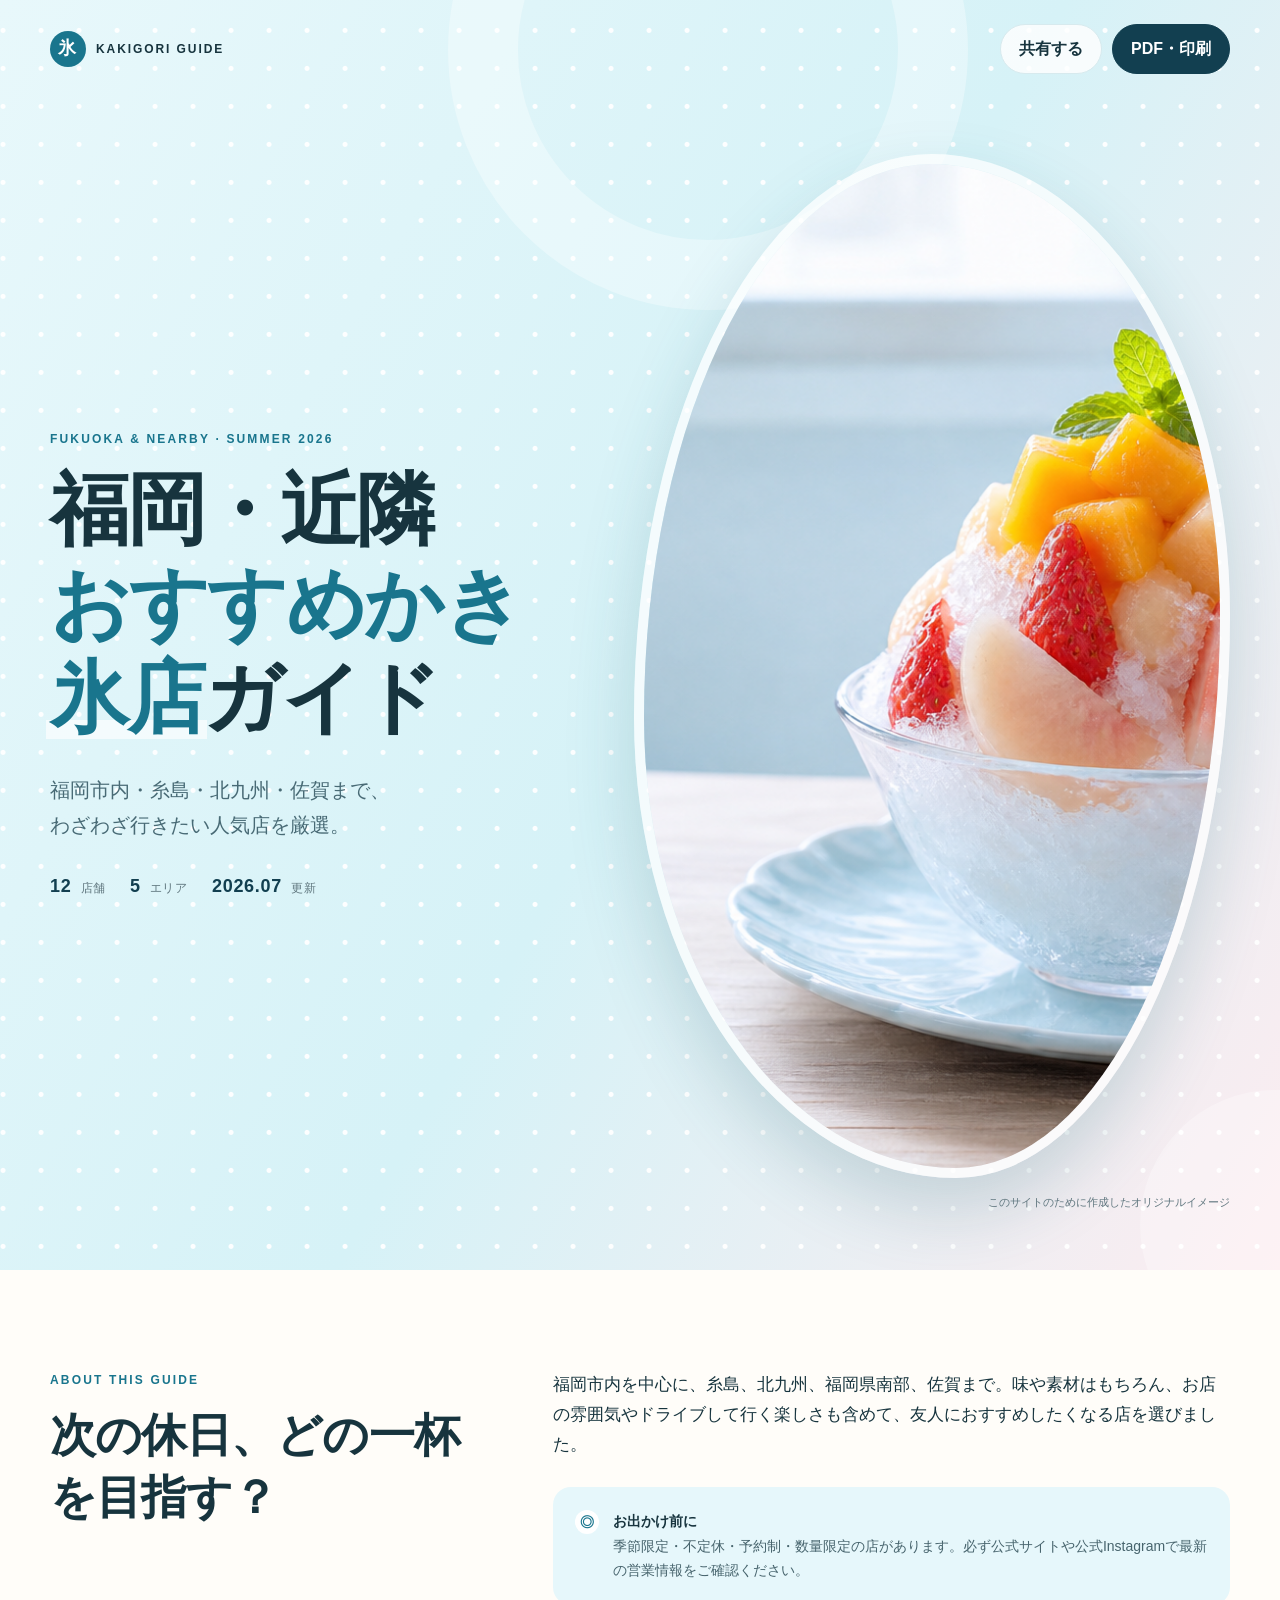
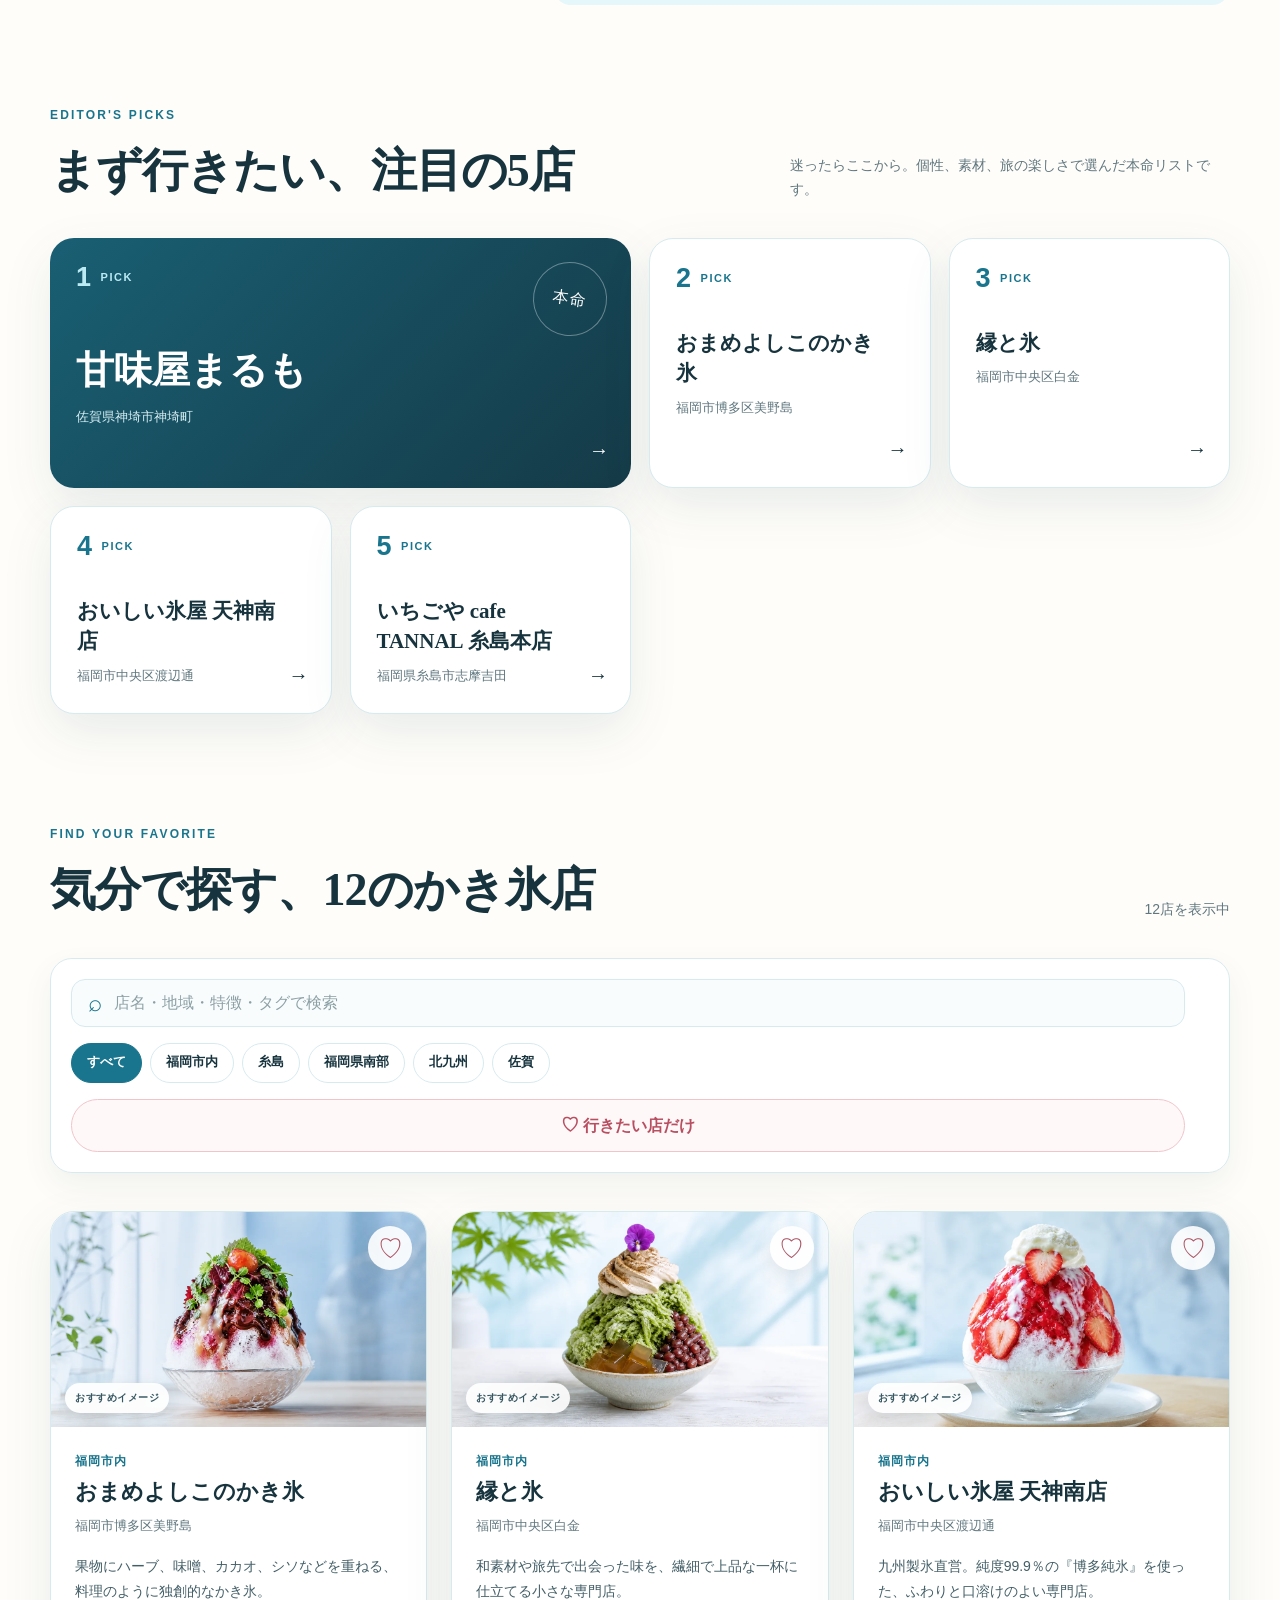
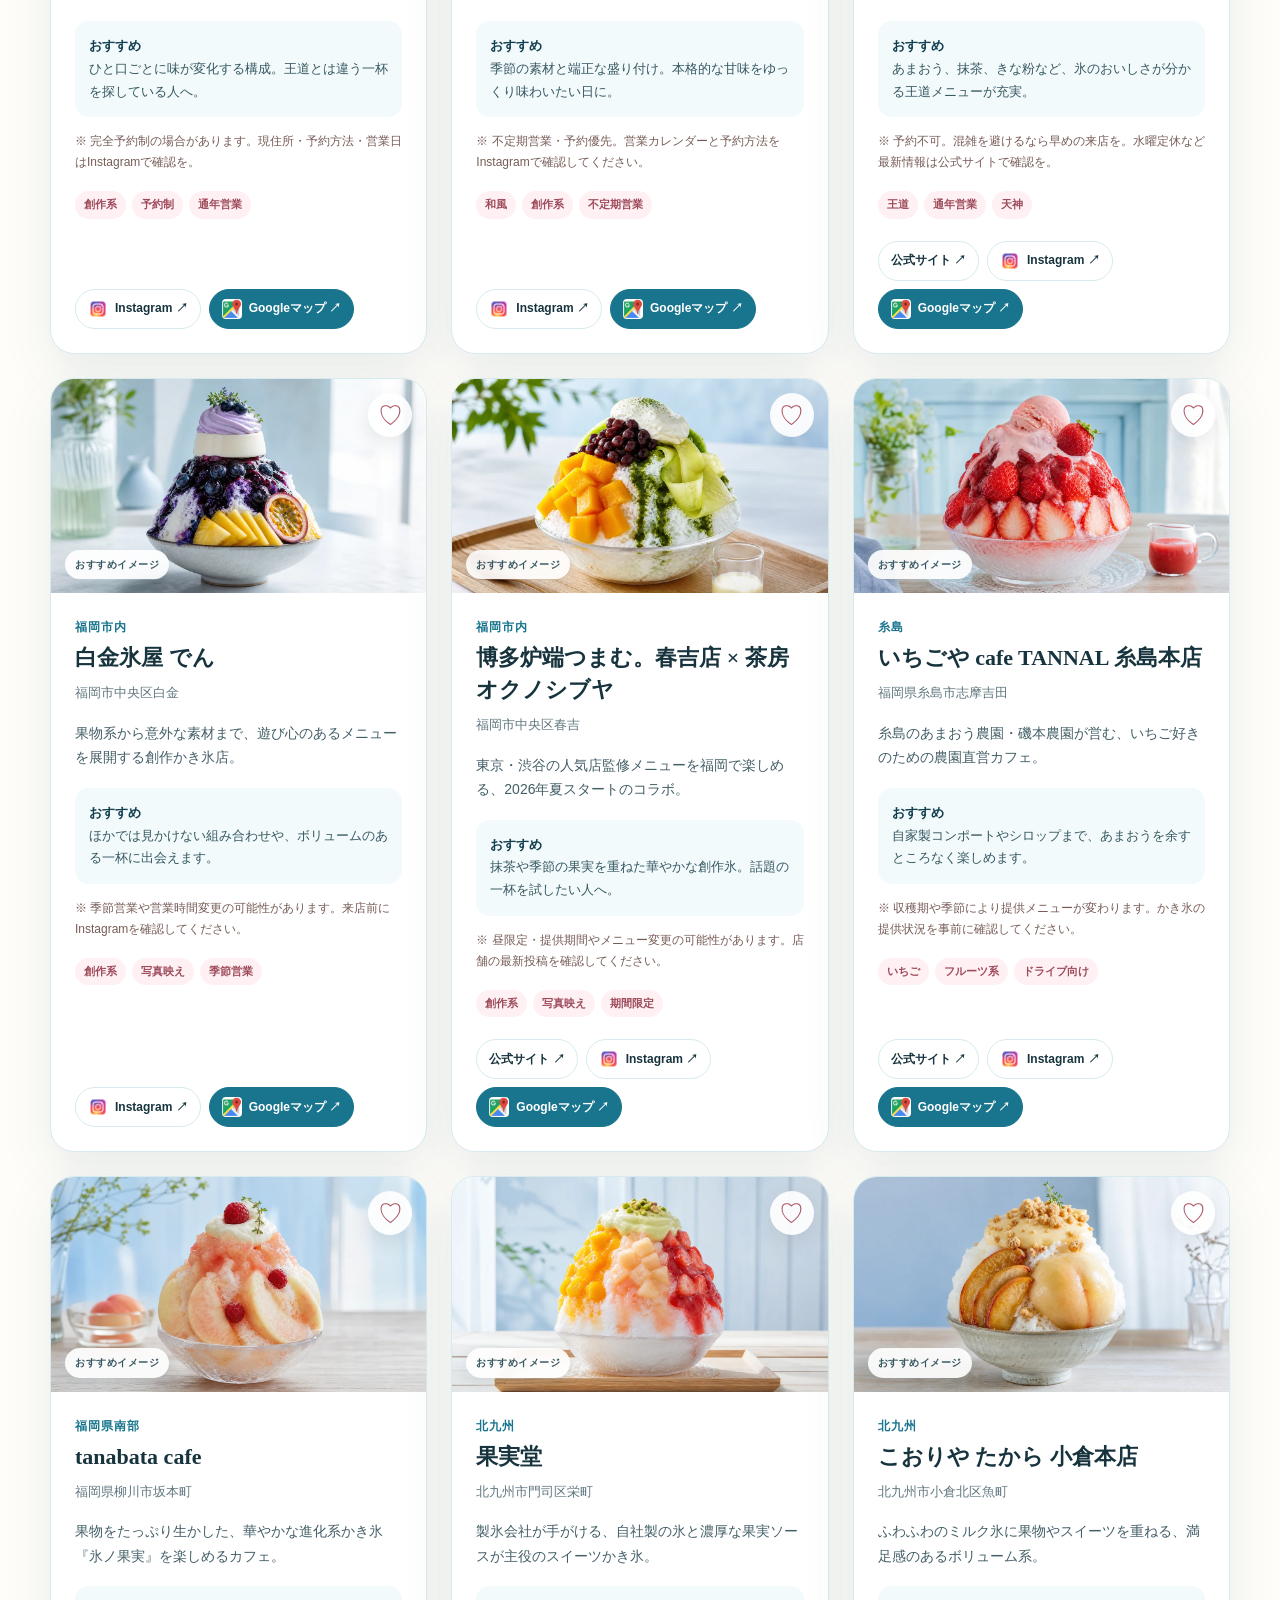
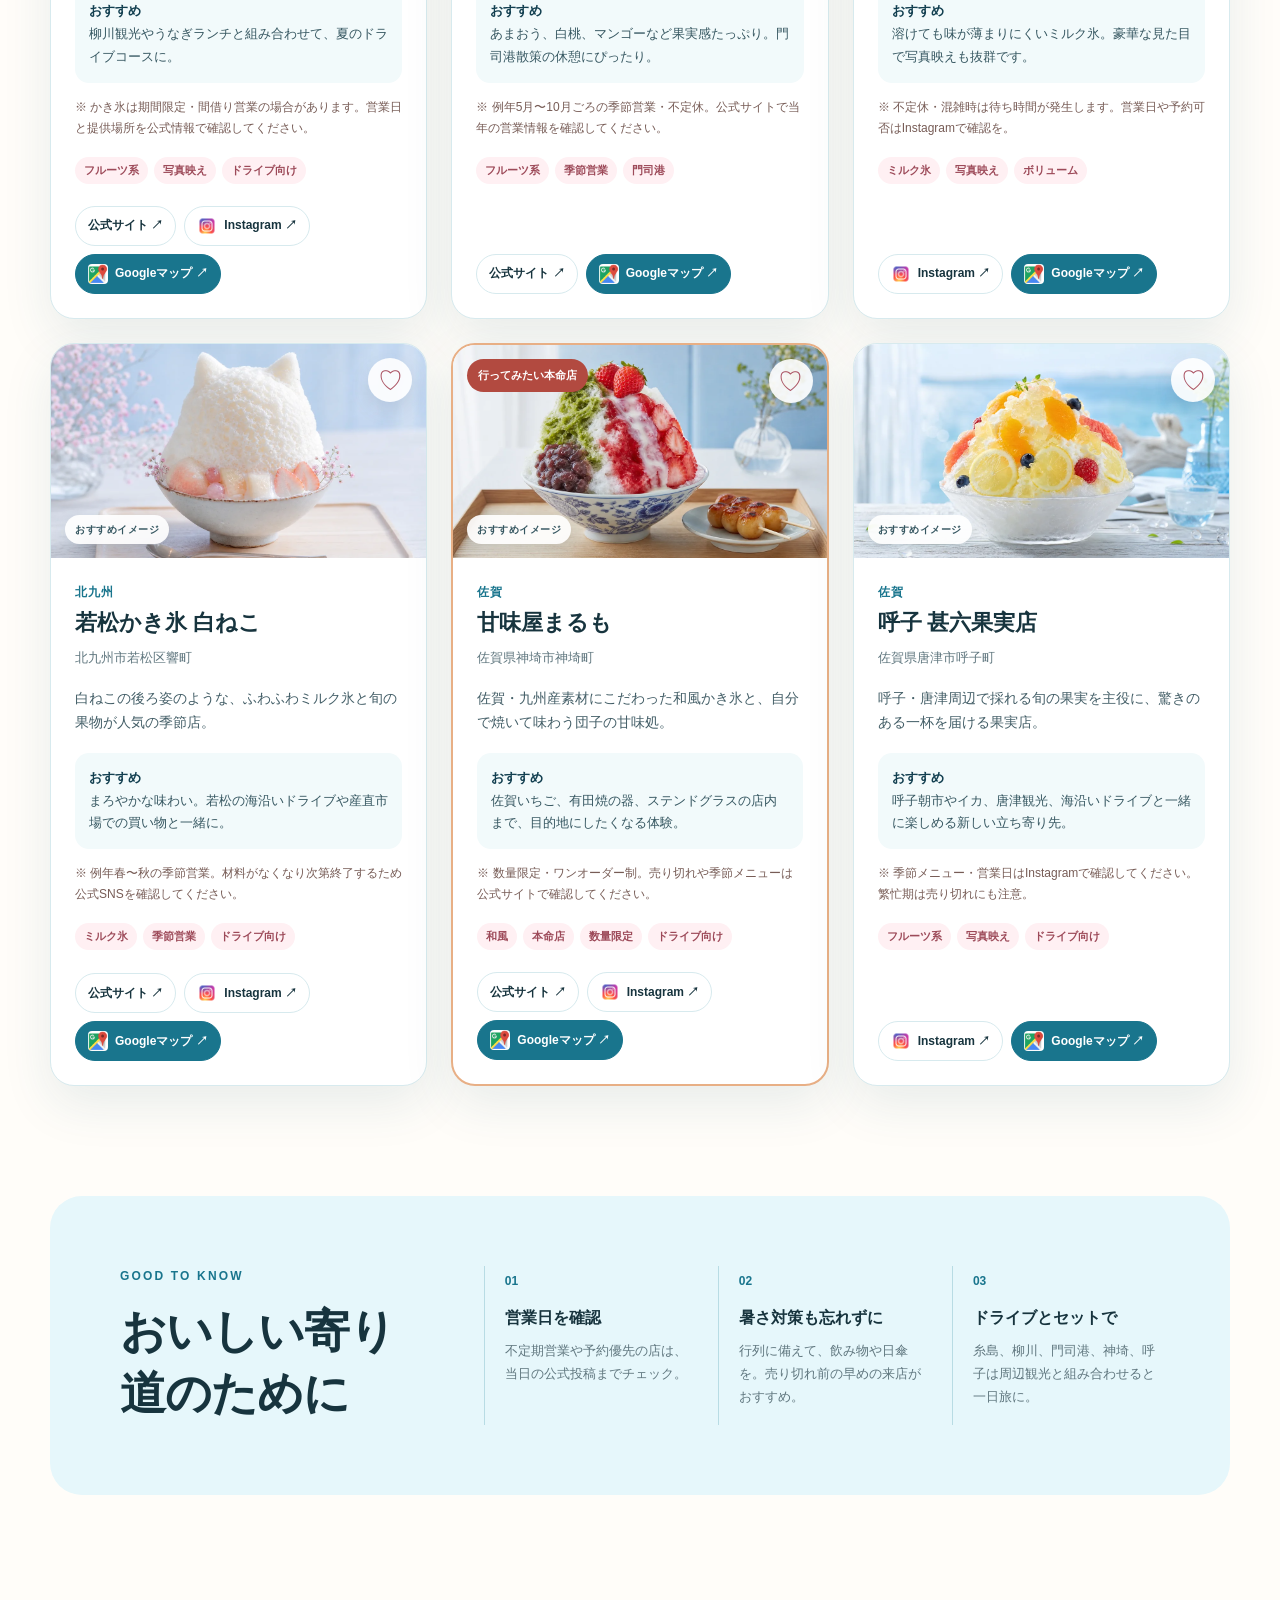
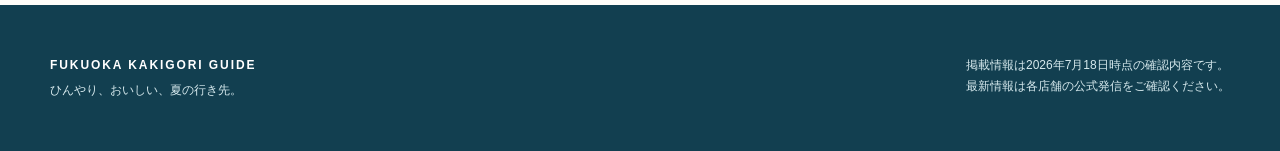
<file: fukuoka_kakigori_guide.html>
<!doctype html>
<html lang="ja">
<head>
  <meta charset="utf-8">
  <meta name="viewport" content="width=device-width, initial-scale=1">
  <meta name="theme-color" content="#dff5fb">
  <meta name="description" content="福岡市内・糸島・北九州・佐賀まで、わざわざ行きたい人気のかき氷店12店を紹介するガイドです。">
  <title>福岡・近隣 おすすめかき氷店ガイド</title>
  <link rel="stylesheet" href="style.css?v=7">
  <script src="data/shops.js" defer></script>
  <script src="script.js" defer></script>
</head>
<body>
  <a class="skip-link" href="#shop-list">店舗一覧へ移動</a>

  <header class="hero">
    <nav class="hero-nav shell" aria-label="ページ内メニュー">
      <a class="brand" href="#top" aria-label="ページトップへ"><span aria-hidden="true">氷</span> KAKIGORI GUIDE</a>
      <div class="hero-actions no-print">
        <button class="quiet-button" id="share-button" type="button">共有する</button>
        <button class="primary-button" id="print-button" type="button">PDF・印刷</button>
      </div>
    </nav>

    <div class="hero-grid shell" id="top">
      <div class="hero-copy">
        <p class="eyebrow">FUKUOKA &amp; NEARBY · SUMMER 2026</p>
        <h1>福岡・近隣<br><span>おすすめかき氷店</span>ガイド</h1>
        <p class="hero-lead">福岡市内・糸島・北九州・佐賀まで、<br class="desktop-only">わざわざ行きたい人気店を厳選。</p>
        <div class="hero-meta" aria-label="ガイドの概要">
          <span><b>12</b> 店舗</span><span><b>5</b> エリア</span><span><b>2026.07</b> 更新</span>
        </div>
      </div>
      <figure class="hero-visual">
        <img src="assets/images/kakigori-hero.png" alt="いちご、桃、マンゴーを飾った涼しげなかき氷" width="1536" height="1024">
        <figcaption>このサイトのために作成したオリジナルイメージ</figcaption>
      </figure>
    </div>
  </header>

  <main>
    <section class="intro shell" aria-labelledby="intro-title">
      <div>
        <p class="section-kicker">ABOUT THIS GUIDE</p>
        <h2 id="intro-title">次の休日、どの一杯を目指す？</h2>
      </div>
      <div class="intro-copy">
        <p>福岡市内を中心に、糸島、北九州、福岡県南部、佐賀まで。味や素材はもちろん、お店の雰囲気やドライブして行く楽しさも含めて、友人におすすめしたくなる店を選びました。</p>
        <p class="notice"><span aria-hidden="true">◎</span><b>お出かけ前に</b><br>季節限定・不定休・予約制・数量限定の店があります。必ず公式サイトや公式Instagramで最新の営業情報をご確認ください。</p>
      </div>
    </section>

    <section class="favorites-section shell" aria-labelledby="top-five-title">
      <div class="section-heading">
        <div><p class="section-kicker">EDITOR'S PICKS</p><h2 id="top-five-title">まず行きたい、注目の5店</h2></div>
        <p>迷ったらここから。個性、素材、旅の楽しさで選んだ本命リストです。</p>
      </div>
      <div class="top-five" id="top-five"></div>
    </section>

    <section class="guide shell" aria-labelledby="all-shops-title">
      <div class="section-heading">
        <div><p class="section-kicker">FIND YOUR FAVORITE</p><h2 id="all-shops-title">気分で探す、12のかき氷店</h2></div>
        <p id="results-status" role="status" aria-live="polite">12店を表示中</p>
      </div>

      <div class="controls no-print" aria-label="店舗の絞り込み">
        <label class="search-box" for="search-input">
          <span aria-hidden="true">⌕</span>
          <span class="sr-only">キーワード検索</span>
          <input id="search-input" type="search" placeholder="店名・地域・特徴・タグで検索" autocomplete="off">
        </label>
        <div class="filter-row" id="area-filters" role="group" aria-label="地域で絞り込む"></div>
        <button class="favorite-filter" id="favorite-filter" type="button" aria-pressed="false"><span aria-hidden="true">♡</span> 行きたい店だけ</button>
      </div>

      <div class="shop-grid" id="shop-list"></div>
      <div class="empty-state" id="empty-state" hidden>
        <span aria-hidden="true">🍧</span>
        <h3>条件に合うお店がありません</h3>
        <p>検索語や地域フィルターを変えてみてください。</p>
        <button class="quiet-button" id="reset-button" type="button">絞り込みをリセット</button>
      </div>
    </section>

    <section class="trip-note shell" aria-labelledby="trip-note-title">
      <div><p class="section-kicker">GOOD TO KNOW</p><h2 id="trip-note-title">おいしい寄り道のために</h2></div>
      <div class="note-grid">
        <article><span>01</span><h3>営業日を確認</h3><p>不定期営業や予約優先の店は、当日の公式投稿までチェック。</p></article>
        <article><span>02</span><h3>暑さ対策も忘れずに</h3><p>行列に備えて、飲み物や日傘を。売り切れ前の早めの来店がおすすめ。</p></article>
        <article><span>03</span><h3>ドライブとセットで</h3><p>糸島、柳川、門司港、神埼、呼子は周辺観光と組み合わせると一日旅に。</p></article>
      </div>
    </section>
  </main>

  <footer>
    <div class="shell footer-grid">
      <div><p class="footer-brand">FUKUOKA KAKIGORI GUIDE</p><p>ひんやり、おいしい、夏の行き先。</p></div>
      <p>掲載情報は2026年7月18日時点の確認内容です。<br>最新情報は各店舗の公式発信をご確認ください。</p>
    </div>
  </footer>

  <button class="to-top no-print" id="to-top" type="button" aria-label="ページ上部へ戻る">↑</button>
  <div class="toast no-print" id="toast" role="status" aria-live="polite"></div>
</body>
</html>
</file>
<file: style.css>
@charset "UTF-8";

:root {
  --ice: #e6f7fb;
  --ice-strong: #bce8f2;
  --blue: #19758d;
  --blue-dark: #123f50;
  --pink: #ef9ba8;
  --pink-soft: #fff0f3;
  --cream: #fffdf9;
  --white: #ffffff;
  --ink: #17343e;
  --muted: #60777f;
  --line: #d7eaee;
  --shadow: 0 18px 50px rgba(31, 91, 105, .10);
  --radius: 24px;
  --shell: min(1180px, calc(100% - 40px));
}

* { box-sizing: border-box; }
html { scroll-behavior: smooth; }
body {
  margin: 0;
  color: var(--ink);
  background: var(--cream);
  font-family: "Noto Sans JP", "Yu Gothic UI", "Yu Gothic", Meiryo, sans-serif;
  line-height: 1.75;
  text-rendering: optimizeLegibility;
}
button, input { font: inherit; }
button, a { -webkit-tap-highlight-color: transparent; }
button { color: inherit; }
img { display: block; max-width: 100%; }
a { color: inherit; }
.shell { width: var(--shell); margin-inline: auto; }
.sr-only { position: absolute; width: 1px; height: 1px; padding: 0; margin: -1px; overflow: hidden; clip: rect(0,0,0,0); white-space: nowrap; border: 0; }
.skip-link { position: fixed; z-index: 1000; top: 12px; left: 12px; padding: 10px 14px; background: var(--blue-dark); color: #fff; border-radius: 10px; transform: translateY(-150%); }
.skip-link:focus { transform: none; }
:focus-visible { outline: 3px solid #f6a900; outline-offset: 3px; }

.hero {
  position: relative;
  overflow: hidden;
  min-height: 720px;
  background:
    radial-gradient(circle at 8% 80%, rgba(255,255,255,.95) 0 2px, transparent 3px) 0 0 / 38px 38px,
    linear-gradient(120deg, #e8f8fb 0%, #d6f2f7 53%, #fcecf0 100%);
}
.hero::before, .hero::after { content: ""; position: absolute; border-radius: 50%; pointer-events: none; }
.hero::before { width: 380px; height: 380px; top: -210px; left: 35%; border: 70px solid rgba(255,255,255,.32); }
.hero::after { width: 270px; height: 270px; right: -130px; bottom: -90px; background: rgba(255,255,255,.28); }
.hero-nav { position: relative; z-index: 2; display: flex; justify-content: space-between; align-items: center; padding-top: 24px; }
.brand { display: inline-flex; gap: 10px; align-items: center; font-size: 12px; font-weight: 800; letter-spacing: .16em; text-decoration: none; }
.brand span { display: grid; place-items: center; width: 36px; height: 36px; border-radius: 50%; color: white; background: var(--blue); font-family: serif; font-size: 18px; }
.hero-actions { display: flex; gap: 10px; }
.quiet-button, .primary-button, .filter-button, .favorite-filter, .link-button {
  min-height: 44px;
  border-radius: 999px;
  border: 1px solid var(--line);
  background: rgba(255,255,255,.82);
  padding: 10px 18px;
  cursor: pointer;
  font-weight: 700;
  transition: transform .2s, background .2s, border-color .2s, box-shadow .2s;
}
.primary-button { background: var(--blue-dark); color: white; border-color: var(--blue-dark); }
.quiet-button:hover, .primary-button:hover, .filter-button:hover, .favorite-filter:hover, .link-button:hover { transform: translateY(-2px); box-shadow: 0 8px 20px rgba(25,117,141,.13); }
.hero-grid { position: relative; z-index: 1; display: grid; grid-template-columns: .92fr 1.08fr; gap: clamp(36px, 6vw, 82px); align-items: center; padding-block: 80px 92px; }
.eyebrow, .section-kicker { margin: 0 0 14px; color: var(--blue); font-size: 12px; font-weight: 800; letter-spacing: .18em; }
.hero h1 { margin: 0; font-family: "Yu Mincho", "Hiragino Mincho ProN", serif; font-size: clamp(46px, 6.2vw, 80px); line-height: 1.18; letter-spacing: -.03em; }
.hero h1 span { position: relative; color: var(--blue); }
.hero h1 span::after { content: ""; position: absolute; z-index: -1; left: -4px; right: -4px; bottom: 3px; height: .24em; background: rgba(255,255,255,.65); }
.hero-lead { margin: 28px 0; color: #486a75; font-size: clamp(16px, 1.8vw, 20px); }
.hero-meta { display: flex; gap: 24px; flex-wrap: wrap; }
.hero-meta span { color: var(--muted); font-size: 12px; letter-spacing: .06em; }
.hero-meta b { margin-right: 5px; color: var(--blue-dark); font-size: 18px; }
.hero-visual { position: relative; margin: 0; }
.hero-visual img { width: 100%; aspect-ratio: 1.23 / 1; object-fit: cover; border: 10px solid rgba(255,255,255,.72); border-radius: 50% 50% 46% 54% / 55% 45% 55% 45%; box-shadow: 0 32px 70px rgba(35,101,117,.2); }
.hero-visual figcaption { position: absolute; right: 0; bottom: -34px; color: #60777f; font-size: 11px; }

main { overflow: hidden; }
.intro { display: grid; grid-template-columns: .78fr 1.22fr; gap: 70px; padding-block: 100px; }
h2 { margin: 0; font-family: "Yu Mincho", "Hiragino Mincho ProN", serif; font-size: clamp(30px, 4vw, 46px); line-height: 1.35; letter-spacing: -.02em; }
.intro-copy > p:first-child { margin-top: 0; font-size: 17px; }
.notice { position: relative; margin: 28px 0 0; padding: 22px 22px 22px 60px; background: var(--ice); border-radius: 18px; color: #47646d; font-size: 14px; }
.notice > span { position: absolute; left: 22px; top: 23px; display: grid; place-items: center; width: 24px; height: 24px; background: var(--white); border-radius: 50%; color: var(--blue); font-weight: 900; }
.notice b { color: var(--ink); }
.favorites-section { padding-bottom: 110px; }
.section-heading { display: flex; justify-content: space-between; gap: 28px; align-items: end; margin-bottom: 36px; }
.section-heading > p { max-width: 440px; margin: 0; color: var(--muted); font-size: 14px; }
.top-five { display: grid; grid-template-columns: repeat(12, 1fr); gap: 18px; }
.pick { position: relative; min-height: 200px; grid-column: span 3; padding: 26px; overflow: hidden; border: 1px solid var(--line); border-radius: var(--radius); background: white; box-shadow: var(--shadow); }
.pick:first-child { grid-column: span 6; min-height: 250px; color: white; border: 0; background: linear-gradient(135deg, #195f73, #153a47); }
.pick:nth-child(2), .pick:nth-child(3) { grid-column: span 3; }
.pick:nth-child(4), .pick:nth-child(5) { grid-column: span 3; }
.pick-rank { display: inline-flex; align-items: center; gap: 8px; color: var(--blue); font-size: 11px; font-weight: 900; letter-spacing: .14em; }
.pick:first-child .pick-rank { color: #bceaf3; }
.pick-rank b { font-size: 27px; line-height: 1; }
.pick h3 { max-width: 88%; margin: 32px 0 8px; font-family: "Yu Mincho", serif; font-size: 21px; line-height: 1.45; }
.pick:first-child h3 { margin-top: 48px; font-size: clamp(27px, 3vw, 38px); }
.pick p { margin: 0; color: var(--muted); font-size: 13px; }
.pick:first-child p { color: #d7edf2; }
.pick .pick-link { position: absolute; right: 22px; bottom: 20px; text-decoration: none; font-size: 20px; }
.pick:first-child::after { content: "本命"; position: absolute; right: 24px; top: 24px; width: 72px; height: 72px; display: grid; place-items: center; border: 1px solid rgba(255,255,255,.35); border-radius: 50%; font-family: serif; letter-spacing: .12em; transform: rotate(8deg); }

.guide { padding-bottom: 110px; }
.controls { position: relative; z-index: 10; display: grid; grid-template-columns: minmax(240px, 1fr) auto; gap: 16px 24px; align-items: center; margin-bottom: 38px; padding: 20px; border: 1px solid var(--line); border-radius: 22px; background: rgba(255,255,255,.92); box-shadow: 0 12px 30px rgba(30,91,105,.07); backdrop-filter: blur(12px); }
.search-box { display: flex; align-items: center; gap: 10px; min-height: 48px; padding: 0 16px; border: 1px solid var(--line); border-radius: 14px; background: #f9fcfc; }
.search-box span { color: var(--blue); font-size: 24px; }
.search-box input { width: 100%; border: 0; outline: 0; background: transparent; color: var(--ink); }
.search-box input::placeholder { color: #8ca0a6; }
.filter-row { grid-column: 1 / -1; display: flex; gap: 8px; flex-wrap: wrap; }
.filter-button { min-height: 40px; padding: 7px 15px; font-size: 13px; }
.filter-button[aria-pressed="true"], .favorite-filter[aria-pressed="true"] { color: white; border-color: var(--blue); background: var(--blue); }
.favorite-filter { border-color: #f1c4ca; color: #b84f61; background: #fff8f9; }
.favorite-filter span { font-size: 18px; }
.shop-grid { display: grid; grid-template-columns: repeat(3, minmax(0, 1fr)); gap: 24px; }
.shop-card { display: flex; flex-direction: column; min-width: 0; overflow: hidden; border: 1px solid var(--line); border-radius: var(--radius); background: white; box-shadow: var(--shadow); transition: transform .25s, box-shadow .25s; }
.shop-card:hover { transform: translateY(-5px); box-shadow: 0 24px 60px rgba(31,91,105,.16); }
.shop-card.featured { border: 2px solid #e8af85; }
.card-visual { position: relative; display: grid; place-items: center; aspect-ratio: 1.75; overflow: hidden; background: linear-gradient(145deg, #dff5f8, #fce9ee); }
.card-photo { width: 100%; height: 100%; object-fit: cover; transition: transform .45s ease; }
.shop-card:hover .card-photo { transform: scale(1.035); }
.concept-label { position: absolute; z-index: 2; left: 14px; bottom: 14px; padding: 6px 10px; border-radius: 999px; color: #365761; background: rgba(255,255,255,.9); backdrop-filter: blur(8px); box-shadow: 0 5px 16px rgba(35,75,87,.12); font-size: 10px; font-weight: 800; letter-spacing: .05em; }
.featured-badge { position: absolute; z-index: 2; left: 14px; top: 14px; padding: 7px 11px; border-radius: 999px; background: #b24a40; color: white; font-size: 11px; font-weight: 800; }
.heart-button { position: absolute; z-index: 2; right: 14px; top: 14px; display: grid; place-items: center; width: 44px; height: 44px; border: 0; border-radius: 50%; background: rgba(255,255,255,.9); color: #aa5262; cursor: pointer; font-size: 25px; box-shadow: 0 8px 20px rgba(70,85,90,.12); }
.heart-button[aria-pressed="true"] { color: #d64561; background: #fff0f3; }
.card-body { display: flex; flex-direction: column; flex: 1; padding: 24px; }
.card-area { margin: 0 0 4px; color: var(--blue); font-size: 12px; font-weight: 800; letter-spacing: .08em; }
.card-body h3 { margin: 0 0 8px; font-family: "Yu Mincho", serif; font-size: 22px; line-height: 1.45; }
.city { margin: 0 0 16px; color: var(--muted); font-size: 13px; }
.description { margin: 0; color: #435e67; font-size: 14px; }
.recommend { margin: 18px 0 0; padding: 14px; border-radius: 14px; background: #f2fafb; color: #365761; font-size: 13px; }
.recommend b { color: var(--blue-dark); }
.caution { margin: 14px 0 0; color: #775c56; font-size: 12px; }
.tags { display: flex; gap: 6px; flex-wrap: wrap; margin-top: 18px; }
.tag { padding: 4px 9px; border-radius: 999px; background: var(--pink-soft); color: #9d4a59; font-size: 11px; font-weight: 700; }
.card-links { display: flex; gap: 8px; flex-wrap: wrap; margin-top: auto; padding-top: 22px; }
.link-button { display: inline-flex; align-items: center; gap: 7px; min-height: 40px; padding: 8px 12px; text-decoration: none; font-size: 12px; }
.link-button.map { color: white; border-color: var(--blue); background: var(--blue); }
.link-icon { position: relative; display: inline-block; flex: 0 0 auto; width: 15px; height: 15px; }
.instagram-icon {
  width: 20px;
  height: 20px;
  background: url("assets/instagram-icon.png") center / contain no-repeat;
}
.map-icon {
  width: 20px;
  height: 20px;
  border-radius: 4px;
  background: url("assets/google-maps-icon.png") center / contain no-repeat;
}
.empty-state { padding: 70px 20px; text-align: center; border: 1px dashed var(--line); border-radius: var(--radius); background: white; }
.empty-state > span { font-size: 46px; }
.empty-state h3 { margin: 12px 0 0; }
.empty-state p { color: var(--muted); }

.trip-note { display: grid; grid-template-columns: .62fr 1.38fr; gap: 60px; padding: 70px; margin-bottom: 110px; border-radius: 32px; background: var(--ice); }
.note-grid { display: grid; grid-template-columns: repeat(3, 1fr); gap: 26px; }
.note-grid article { border-left: 1px solid #b8dce4; padding-left: 20px; }
.note-grid span { color: var(--blue); font-size: 12px; font-weight: 900; }
.note-grid h3 { margin: 10px 0 8px; font-size: 16px; }
.note-grid p { margin: 0; color: var(--muted); font-size: 13px; }
footer { padding: 46px 0; background: var(--blue-dark); color: #d6e9ed; }
.footer-grid { display: flex; justify-content: space-between; gap: 30px; }
.footer-grid p { margin: 4px 0; font-size: 12px; }
.footer-brand { color: white; font-weight: 800; letter-spacing: .16em; }
.footer-meta { text-align: right; }
.footer-signature { display: flex; align-items: center; justify-content: flex-end; gap: 12px; margin-top: 14px; }
.footer-signature strong { color: white; letter-spacing: .04em; }
.visit-counter { display: block; width: 118px; height: 20px; border-radius: 3px; }
.to-top { position: fixed; z-index: 20; right: 20px; bottom: 20px; display: grid; place-items: center; width: 48px; height: 48px; border: 0; border-radius: 50%; background: var(--blue-dark); color: white; box-shadow: 0 12px 28px rgba(17,55,67,.25); cursor: pointer; opacity: 0; pointer-events: none; transform: translateY(12px); transition: .2s; }
.to-top.visible { opacity: 1; pointer-events: auto; transform: none; }
.toast { position: fixed; z-index: 100; left: 50%; bottom: 24px; max-width: calc(100% - 32px); padding: 12px 18px; border-radius: 999px; background: var(--blue-dark); color: white; font-size: 13px; opacity: 0; pointer-events: none; transform: translate(-50%, 14px); transition: .25s; }
.toast.show { opacity: 1; transform: translate(-50%, 0); }

@media (max-width: 980px) {
  .hero { min-height: auto; }
  .hero-grid { grid-template-columns: 1fr 1fr; gap: 34px; padding-block: 70px 85px; }
  .shop-grid { grid-template-columns: repeat(2, minmax(0, 1fr)); }
  .trip-note { grid-template-columns: 1fr; padding: 50px; }
  .pick { grid-column: span 4; }
  .pick:first-child { grid-column: span 8; }
  .pick:nth-child(2), .pick:nth-child(3), .pick:nth-child(4), .pick:nth-child(5) { grid-column: span 4; }
}

@media (max-width: 720px) {
  :root { --shell: min(100% - 28px, 1180px); --radius: 20px; }
  .hero-nav { padding-top: 16px; }
  .brand { letter-spacing: .08em; font-size: 10px; }
  .brand span { width: 32px; height: 32px; }
  .hero-actions .quiet-button { display: none; }
  .hero-actions button { min-height: 40px; padding: 7px 13px; font-size: 12px; }
  .hero-grid { grid-template-columns: 1fr; padding-block: 60px 65px; }
  .hero-copy { text-align: center; }
  .hero h1 { font-size: clamp(42px, 13vw, 62px); }
  .hero-lead { margin: 22px 0; }
  .hero-meta { justify-content: center; gap: 16px; }
  .hero-visual { width: 88%; margin: 8px auto 0; }
  .hero-visual figcaption { bottom: -26px; }
  .desktop-only { display: none; }
  .intro { grid-template-columns: 1fr; gap: 26px; padding-block: 76px; }
  .intro-copy > p:first-child { font-size: 15px; }
  .section-heading { display: block; }
  .section-heading > p { margin-top: 14px; }
  .favorites-section, .guide { padding-bottom: 82px; }
  .top-five { display: grid; grid-template-columns: 1fr 1fr; }
  .pick, .pick:first-child, .pick:nth-child(2), .pick:nth-child(3), .pick:nth-child(4), .pick:nth-child(5) { grid-column: auto; min-height: 190px; }
  .pick:first-child { grid-column: 1 / -1; min-height: 235px; }
  .controls { grid-template-columns: 1fr; padding: 14px; }
  .filter-row { grid-column: auto; flex-wrap: nowrap; overflow-x: auto; padding-bottom: 4px; scrollbar-width: thin; }
  .filter-button { flex: 0 0 auto; }
  .favorite-filter { width: 100%; }
  .shop-grid { grid-template-columns: 1fr; gap: 18px; }
  .card-visual { aspect-ratio: 2 / 1; }
  .card-body { padding: 21px; }
  .trip-note { width: 100%; border-radius: 0; padding: 56px 24px; margin-bottom: 0; }
  .note-grid { grid-template-columns: 1fr; gap: 22px; }
  .footer-grid { display: block; }
  .footer-grid > p { margin-top: 22px; }
  .footer-meta { margin-top: 22px; text-align: left; }
  .footer-signature { justify-content: flex-start; flex-wrap: wrap; }
}

@media (max-width: 420px) {
  .hero-visual { width: 100%; }
  .top-five { grid-template-columns: 1fr; }
  .pick:first-child { grid-column: auto; }
  .notice { padding-left: 50px; }
  .notice > span { left: 16px; }
}

@page { size: A4 portrait; margin: 13mm; }
@media print {
  :root { --shell: 100%; }
  * { box-shadow: none !important; }
  body { color: #111; background: white; font-size: 10pt; }
  .no-print, .skip-link, .controls, .to-top, .toast { display: none !important; }
  .hero { min-height: auto; background: white; border-bottom: 1px solid #bbb; }
  .hero-grid { display: block; padding: 12mm 0 8mm; }
  .hero-copy { text-align: left; }
  .hero h1 { font-size: 29pt; }
  .hero-lead { margin: 4mm 0; }
  .hero-meta { justify-content: flex-start; }
  .hero-visual { display: none; }
  .intro { grid-template-columns: 1fr 2fr; gap: 8mm; padding: 10mm 0; }
  .notice { background: white; border: 1px solid #bbb; }
  .favorites-section { padding-bottom: 10mm; }
  .top-five { gap: 3mm; }
  .pick, .pick:first-child, .pick:nth-child(n) { grid-column: span 4; min-height: auto; padding: 5mm; color: #111; background: white; border: 1px solid #bbb; break-inside: avoid; }
  .pick:first-child { grid-column: span 8; }
  .pick:first-child p, .pick:first-child .pick-rank { color: #333; }
  .pick h3, .pick:first-child h3 { margin: 5mm 0 2mm; font-size: 14pt; }
  .pick-link, .pick:first-child::after { display: none; }
  .guide { padding-bottom: 8mm; }
  .shop-grid { grid-template-columns: repeat(2, 1fr); gap: 5mm; }
  .shop-card { break-inside: avoid; border: 1px solid #aaa; }
  .shop-card:hover { transform: none; }
  .card-visual, .heart-button { display: none; }
  .card-body { padding: 5mm; }
  .card-body h3 { font-size: 14pt; }
  .recommend { background: white; border: 1px solid #ccc; }
  .card-links a { color: #000; border-color: #888; background: white; }
  .card-links a::after { content: " 〔" attr(href) "〕"; font-size: 7pt; overflow-wrap: anywhere; }
  .trip-note { display: block; padding: 7mm; margin: 8mm 0 0; background: white; border: 1px solid #bbb; }
  .note-grid { margin-top: 5mm; }
  footer { padding: 7mm 0; color: #333; background: white; border-top: 1px solid #bbb; }
  .footer-brand { color: #111; }
  .footer-signature strong { color: #111; }
}
</file>
